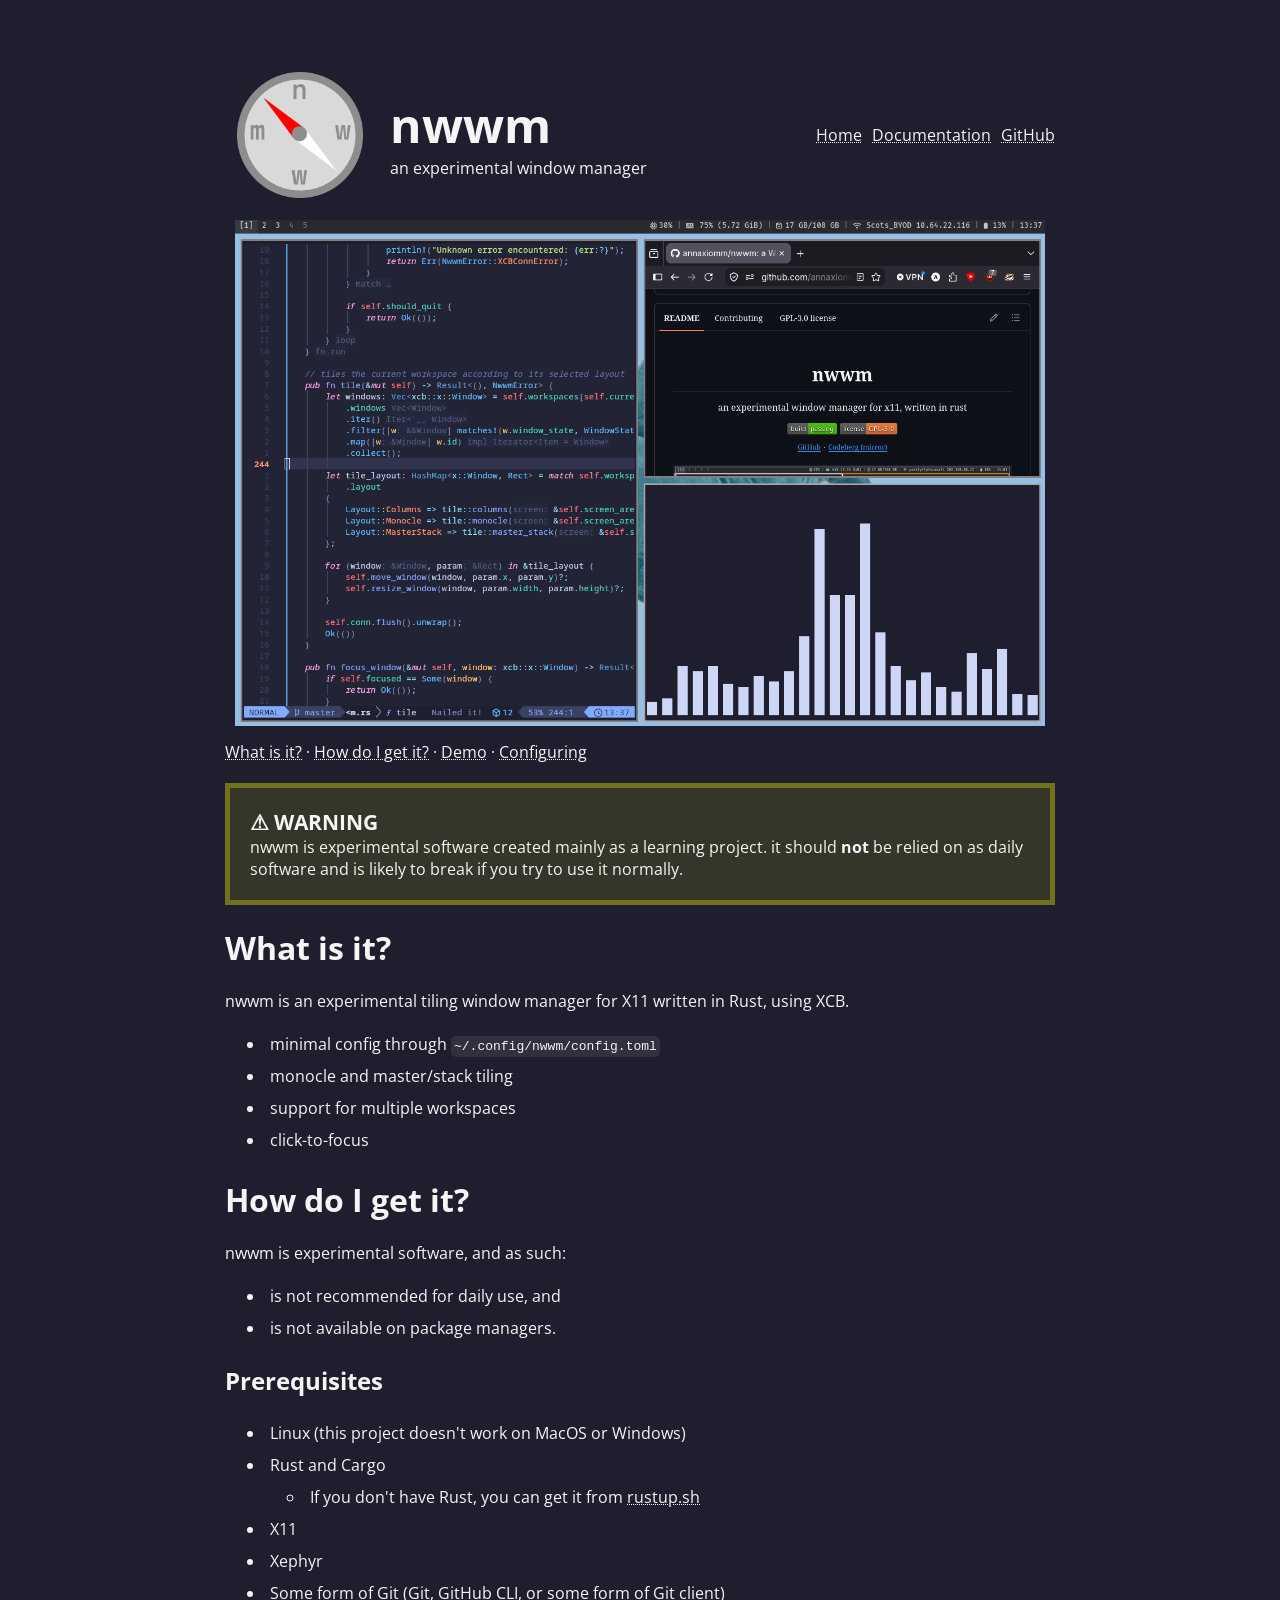
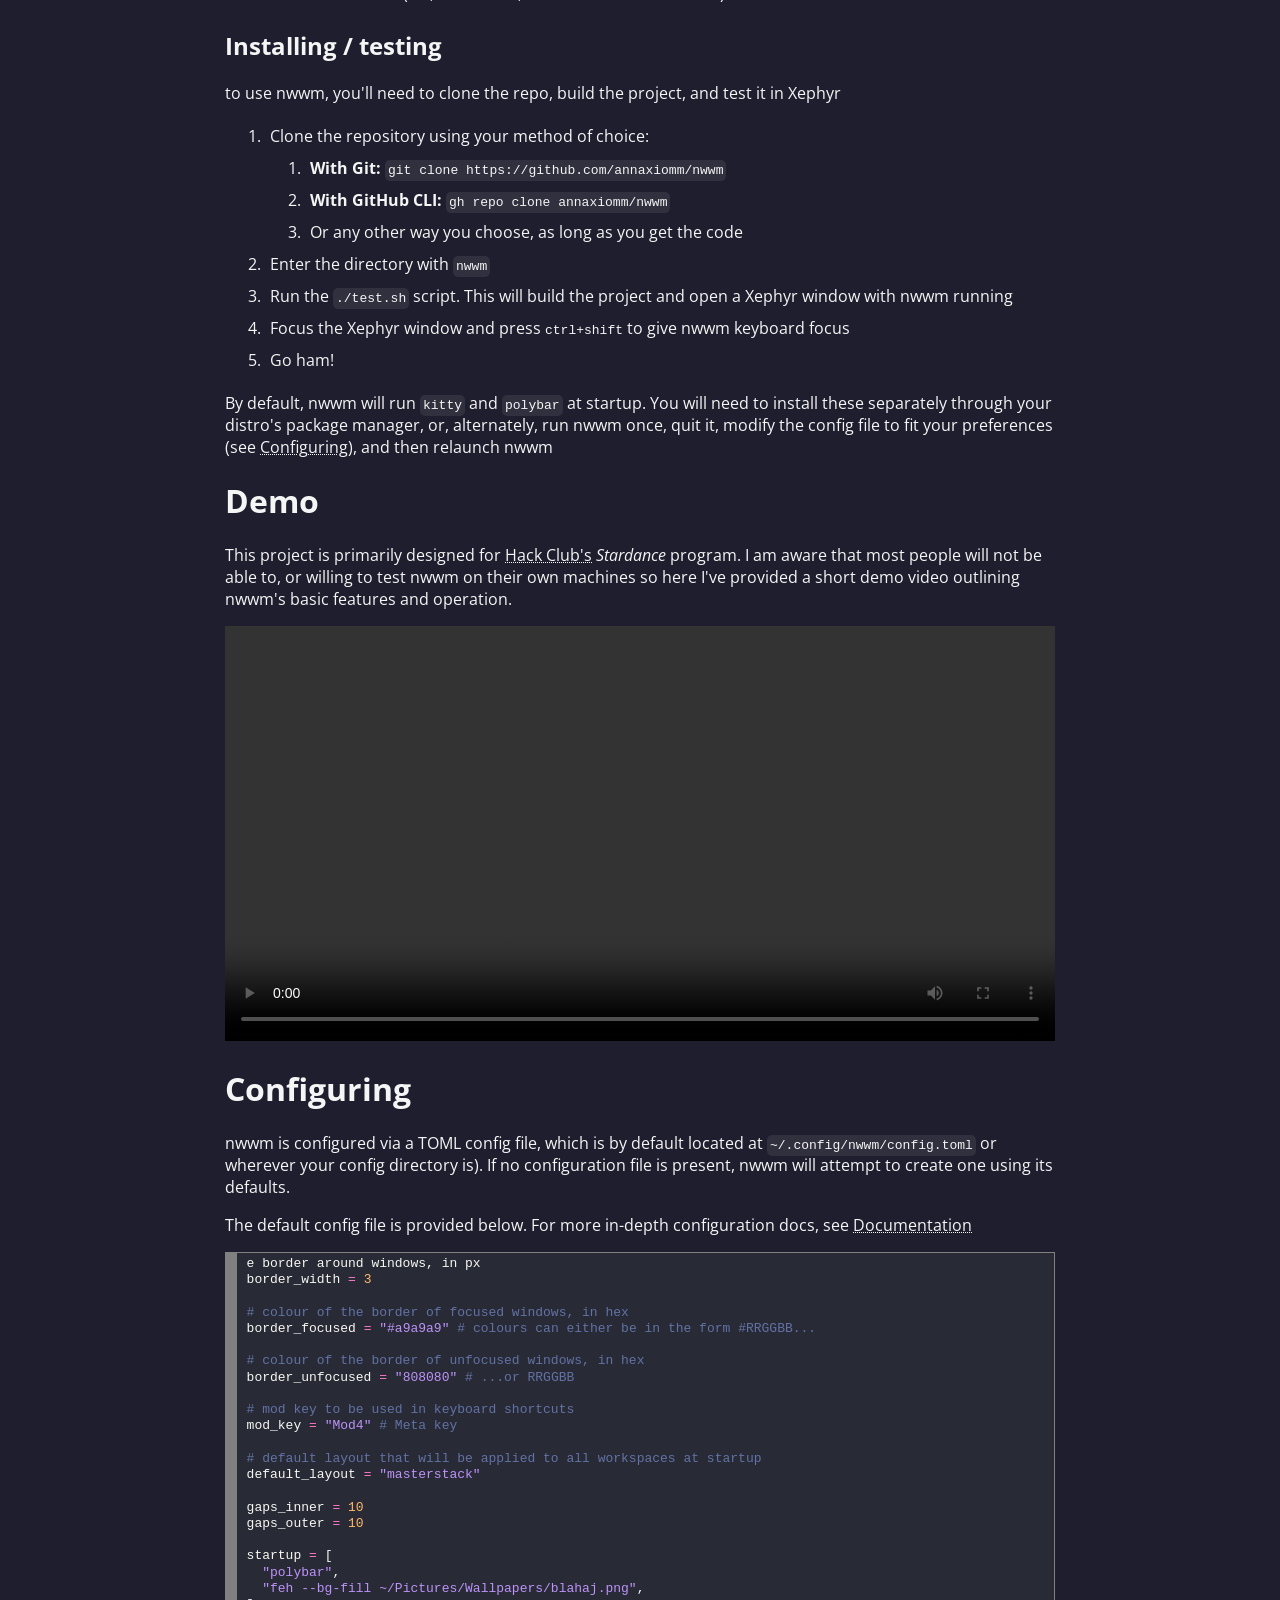
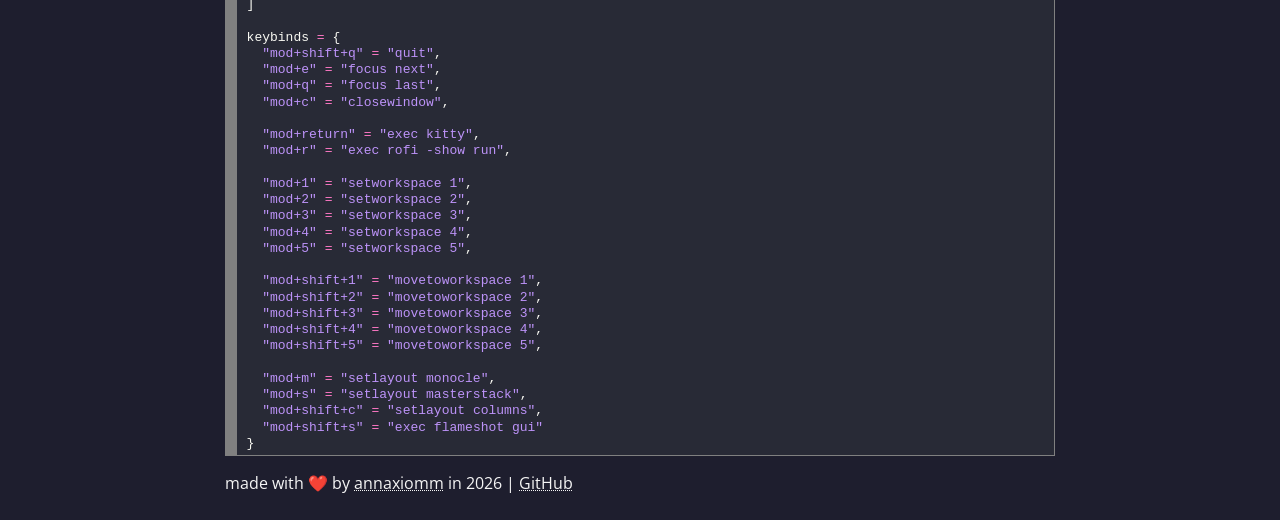
<file: docs/index.html>
<!DOCTYPE html>
<html lang="en">
<head>
	<meta charset="UTF-8">
	<meta name="viewport" content="width=device-width, initial-scale=1.0">
	<link href="main.css" rel="stylesheet" />
	<link href="images/logo.png" rel="icon" type="image/png" />
	<title>nwwm</title>
</head>
<body>
    <div id="too-small">
        <strong>Your screen is too small to view this webpage properly. Please rotate your device's screen, or try another device</strong>
    </div>
    <div id="container">
        <div id="header">
            <div id="logo">
                <img src="images/logo.png" id="logo-image" />
                <div>
                <h1 id="logo-title">nwwm</h1>
                <span>an experimental window manager</span>
                </div>
            </div>
            <div id="links">
                <a href="#">Home</a>
                <a href="docs/">Documentation</a>
                <a href="https://github.com/annaxiomm/nwwm">GitHub</a>
            </div>
        </div>
        <div id="content">
            <img src="images/screenshot.png" id="screenshot" />
            <a href="#what">What is it?</a> · <a href="#how">How do I get it?</a> · <a href="#demo">Demo</a> · <a href="#config">Configuring</a>
            <div class="warning">
                <div class="warning-title">⚠ WARNING</div>
                <div id="warning-content">
                    nwwm is experimental software created mainly as a learning project. it should <strong>not</strong> be relied on as daily software and is likely to break if you try to use it normally.
                </div>
            </div>
            <h1 id="what">What is it?</h1>
            <p>nwwm is an experimental tiling window manager for X11 written in Rust, using XCB. </p>
            <ul>
                <li>minimal config through <code>~/.config/nwwm/config.toml</code></li>
                <li>monocle and master/stack tiling</li>
                <li>support for multiple workspaces</li>
                <li>click-to-focus</li>
            </ul>
            <h1 id="how">How do I get it?</h1>
            <p>nwwm is experimental software, and as such:</p>
            <ul>
                <li>is not recommended for daily use, and</li>
                <li>is not available on package managers.</li>
            </ul>
            <h2>Prerequisites</h2>
            <ul>
                <li>Linux (this project doesn't work on MacOS or Windows)</li>
                <li>Rust and Cargo</li>
                <ul>
                    <li>If you don't have Rust, you can get it from <a href="https://rustup.sh">rustup.sh</a></li>
                </ul>
                <li>X11</li>
                <li>Xephyr</li>
                <li>Some form of Git (Git, GitHub CLI, or some form of Git client)</li>
            </ul>
            <h2>Installing / testing</h2>
            <p>to use nwwm, you'll need to clone the repo, build the project, and test it in Xephyr</p>
            <ol>
                <li>Clone the repository using your method of choice:</li>
                <ol>
                    <li><strong>With Git:</strong> <code>git clone https://github.com/annaxiomm/nwwm</code></li>
                    <li><strong>With GitHub CLI:</strong> <code>gh repo clone annaxiomm/nwwm</code></li>
                    <li>Or any other way you choose, as long as you get the code</li>
                </ol>
                <li>Enter the directory with <code>nwwm</code></li>
                <li>Run the <code>./test.sh</code> script. This will build the project and open a Xephyr window with nwwm running</li>
                <li>Focus the Xephyr window and press <kbd>ctrl+shift</kbd> to give nwwm keyboard focus</li>
                <li>Go ham!</li>
            </ol>
            <p>By default, nwwm will run <code>kitty</code> and <code>polybar</code> at startup. You will need to install these separately through your distro's package manager, or, alternately, run nwwm once, quit it, modify the config file to fit your preferences (see <a href="#config">Configuring</a>), and then relaunch nwwm</p>
            <h1 id="demo">Demo</h1>
            <p>This project is primarily designed for <a href="https://hackclub.com" target="_blank">Hack Club's</a> <em>Stardance</em> program. I am aware that most people will not be able to, or willing to test nwwm on their own machines so here I've provided a short demo video outlining nwwm's basic features and operation.</p>
            <video src="demo.mp4" controls id="demo"></video>
            <h1 id="config">Configuring</h1>
            <p>nwwm is configured via a TOML config file, which is by default located at <code>~/.config/nwwm/config.toml</code> or wherever your config directory is). If no configuration file is present, nwwm will attempt to create one using its defaults.</p>
            <p>The default config file is provided below. For more in-depth configuration docs, see <a href="docs/">Documentation</a></p>
<!-- HTML generated using hilite.me --><div style="background: #282a36; overflow:auto;width:auto;border:solid gray;border-width:.1em .1em .1em .8em;padding:.2em .6em;"><pre style="margin: 0; line-height: 125%;"><span></span><span style="color: #F8F8F2">e border around windows, in px</span>
<span style="color: #F8F8F2">border_width </span><span style="color: #FF79C6">=</span><span style="color: #F8F8F2"> </span><span style="color: #FFB86C">3</span>

<span style="color: #6272A4"># colour of the border of focused windows, in hex</span>
<span style="color: #F8F8F2">border_focused </span><span style="color: #FF79C6">=</span><span style="color: #F8F8F2"> </span><span style="color: #BD93F9">&quot;#a9a9a9&quot;</span><span style="color: #F8F8F2"> </span><span style="color: #6272A4"># colours can either be in the form #RRGGBB...</span>

<span style="color: #6272A4"># colour of the border of unfocused windows, in hex</span>
<span style="color: #F8F8F2">border_unfocused </span><span style="color: #FF79C6">=</span><span style="color: #F8F8F2"> </span><span style="color: #BD93F9">&quot;808080&quot;</span><span style="color: #F8F8F2"> </span><span style="color: #6272A4"># ...or RRGGBB</span>

<span style="color: #6272A4"># mod key to be used in keyboard shortcuts</span>
<span style="color: #F8F8F2">mod_key </span><span style="color: #FF79C6">=</span><span style="color: #F8F8F2"> </span><span style="color: #BD93F9">&quot;Mod4&quot;</span><span style="color: #F8F8F2"> </span><span style="color: #6272A4"># Meta key</span>

<span style="color: #6272A4"># default layout that will be applied to all workspaces at startup</span>
<span style="color: #F8F8F2">default_layout </span><span style="color: #FF79C6">=</span><span style="color: #F8F8F2"> </span><span style="color: #BD93F9">&quot;masterstack&quot;</span>

<span style="color: #F8F8F2">gaps_inner </span><span style="color: #FF79C6">=</span><span style="color: #F8F8F2"> </span><span style="color: #FFB86C">10</span>
<span style="color: #F8F8F2">gaps_outer </span><span style="color: #FF79C6">=</span><span style="color: #F8F8F2"> </span><span style="color: #FFB86C">10</span>

<span style="color: #F8F8F2">startup </span><span style="color: #FF79C6">=</span><span style="color: #F8F8F2"> [</span>
<span style="color: #F8F8F2">  </span><span style="color: #BD93F9">&quot;polybar&quot;</span><span style="color: #F8F8F2">,</span>
<span style="color: #F8F8F2">  </span><span style="color: #BD93F9">&quot;feh --bg-fill ~/Pictures/Wallpapers/blahaj.png&quot;</span><span style="color: #F8F8F2">,</span>
<span style="color: #F8F8F2">]</span>

<span style="color: #F8F8F2">keybinds </span><span style="color: #FF79C6">=</span><span style="color: #F8F8F2"> {</span>
<span style="color: #F8F8F2">  </span><span style="color: #BD93F9">&quot;mod+shift+q&quot;</span><span style="color: #F8F8F2"> </span><span style="color: #FF79C6">=</span><span style="color: #F8F8F2"> </span><span style="color: #BD93F9">&quot;quit&quot;</span><span style="color: #F8F8F2">,</span>
<span style="color: #F8F8F2">  </span><span style="color: #BD93F9">&quot;mod+e&quot;</span><span style="color: #F8F8F2"> </span><span style="color: #FF79C6">=</span><span style="color: #F8F8F2"> </span><span style="color: #BD93F9">&quot;focus next&quot;</span><span style="color: #F8F8F2">,</span>
<span style="color: #F8F8F2">  </span><span style="color: #BD93F9">&quot;mod+q&quot;</span><span style="color: #F8F8F2"> </span><span style="color: #FF79C6">=</span><span style="color: #F8F8F2"> </span><span style="color: #BD93F9">&quot;focus last&quot;</span><span style="color: #F8F8F2">,</span>
<span style="color: #F8F8F2">  </span><span style="color: #BD93F9">&quot;mod+c&quot;</span><span style="color: #F8F8F2"> </span><span style="color: #FF79C6">=</span><span style="color: #F8F8F2"> </span><span style="color: #BD93F9">&quot;closewindow&quot;</span><span style="color: #F8F8F2">,</span>

<span style="color: #F8F8F2">  </span><span style="color: #BD93F9">&quot;mod+return&quot;</span><span style="color: #F8F8F2"> </span><span style="color: #FF79C6">=</span><span style="color: #F8F8F2"> </span><span style="color: #BD93F9">&quot;exec kitty&quot;</span><span style="color: #F8F8F2">,</span>
<span style="color: #F8F8F2">  </span><span style="color: #BD93F9">&quot;mod+r&quot;</span><span style="color: #F8F8F2"> </span><span style="color: #FF79C6">=</span><span style="color: #F8F8F2"> </span><span style="color: #BD93F9">&quot;exec rofi -show run&quot;</span><span style="color: #F8F8F2">,</span>

<span style="color: #F8F8F2">  </span><span style="color: #BD93F9">&quot;mod+1&quot;</span><span style="color: #F8F8F2"> </span><span style="color: #FF79C6">=</span><span style="color: #F8F8F2"> </span><span style="color: #BD93F9">&quot;setworkspace 1&quot;</span><span style="color: #F8F8F2">,</span>
<span style="color: #F8F8F2">  </span><span style="color: #BD93F9">&quot;mod+2&quot;</span><span style="color: #F8F8F2"> </span><span style="color: #FF79C6">=</span><span style="color: #F8F8F2"> </span><span style="color: #BD93F9">&quot;setworkspace 2&quot;</span><span style="color: #F8F8F2">,</span>
<span style="color: #F8F8F2">  </span><span style="color: #BD93F9">&quot;mod+3&quot;</span><span style="color: #F8F8F2"> </span><span style="color: #FF79C6">=</span><span style="color: #F8F8F2"> </span><span style="color: #BD93F9">&quot;setworkspace 3&quot;</span><span style="color: #F8F8F2">,</span>
<span style="color: #F8F8F2">  </span><span style="color: #BD93F9">&quot;mod+4&quot;</span><span style="color: #F8F8F2"> </span><span style="color: #FF79C6">=</span><span style="color: #F8F8F2"> </span><span style="color: #BD93F9">&quot;setworkspace 4&quot;</span><span style="color: #F8F8F2">,</span>
<span style="color: #F8F8F2">  </span><span style="color: #BD93F9">&quot;mod+5&quot;</span><span style="color: #F8F8F2"> </span><span style="color: #FF79C6">=</span><span style="color: #F8F8F2"> </span><span style="color: #BD93F9">&quot;setworkspace 5&quot;</span><span style="color: #F8F8F2">,</span>

<span style="color: #F8F8F2">  </span><span style="color: #BD93F9">&quot;mod+shift+1&quot;</span><span style="color: #F8F8F2"> </span><span style="color: #FF79C6">=</span><span style="color: #F8F8F2"> </span><span style="color: #BD93F9">&quot;movetoworkspace 1&quot;</span><span style="color: #F8F8F2">,</span>
<span style="color: #F8F8F2">  </span><span style="color: #BD93F9">&quot;mod+shift+2&quot;</span><span style="color: #F8F8F2"> </span><span style="color: #FF79C6">=</span><span style="color: #F8F8F2"> </span><span style="color: #BD93F9">&quot;movetoworkspace 2&quot;</span><span style="color: #F8F8F2">,</span>
<span style="color: #F8F8F2">  </span><span style="color: #BD93F9">&quot;mod+shift+3&quot;</span><span style="color: #F8F8F2"> </span><span style="color: #FF79C6">=</span><span style="color: #F8F8F2"> </span><span style="color: #BD93F9">&quot;movetoworkspace 3&quot;</span><span style="color: #F8F8F2">,</span>
<span style="color: #F8F8F2">  </span><span style="color: #BD93F9">&quot;mod+shift+4&quot;</span><span style="color: #F8F8F2"> </span><span style="color: #FF79C6">=</span><span style="color: #F8F8F2"> </span><span style="color: #BD93F9">&quot;movetoworkspace 4&quot;</span><span style="color: #F8F8F2">,</span>
<span style="color: #F8F8F2">  </span><span style="color: #BD93F9">&quot;mod+shift+5&quot;</span><span style="color: #F8F8F2"> </span><span style="color: #FF79C6">=</span><span style="color: #F8F8F2"> </span><span style="color: #BD93F9">&quot;movetoworkspace 5&quot;</span><span style="color: #F8F8F2">,</span>

<span style="color: #F8F8F2">  </span><span style="color: #BD93F9">&quot;mod+m&quot;</span><span style="color: #F8F8F2"> </span><span style="color: #FF79C6">=</span><span style="color: #F8F8F2"> </span><span style="color: #BD93F9">&quot;setlayout monocle&quot;</span><span style="color: #F8F8F2">,</span>
<span style="color: #F8F8F2">  </span><span style="color: #BD93F9">&quot;mod+s&quot;</span><span style="color: #F8F8F2"> </span><span style="color: #FF79C6">=</span><span style="color: #F8F8F2"> </span><span style="color: #BD93F9">&quot;setlayout masterstack&quot;</span><span style="color: #F8F8F2">,</span>
<span style="color: #F8F8F2">  </span><span style="color: #BD93F9">&quot;mod+shift+c&quot;</span><span style="color: #F8F8F2"> </span><span style="color: #FF79C6">=</span><span style="color: #F8F8F2"> </span><span style="color: #BD93F9">&quot;setlayout columns&quot;</span><span style="color: #F8F8F2">,</span>
<span style="color: #F8F8F2">  </span><span style="color: #BD93F9">&quot;mod+shift+s&quot;</span><span style="color: #F8F8F2"> </span><span style="color: #FF79C6">=</span><span style="color: #F8F8F2"> </span><span style="color: #BD93F9">&quot;exec flameshot gui&quot;</span>
<span style="color: #F8F8F2">}</span>
</pre></div>


        </div>
        <div id="footer">
            <p>made with ❤️ by <a href="https://github.com/annaxiomm">annaxiomm</a> in 2026 | <a href="https://github.com/annaxiomm/nwwm">GitHub</a></p>
        </div>
    </div>
</body>
</html>
</file>
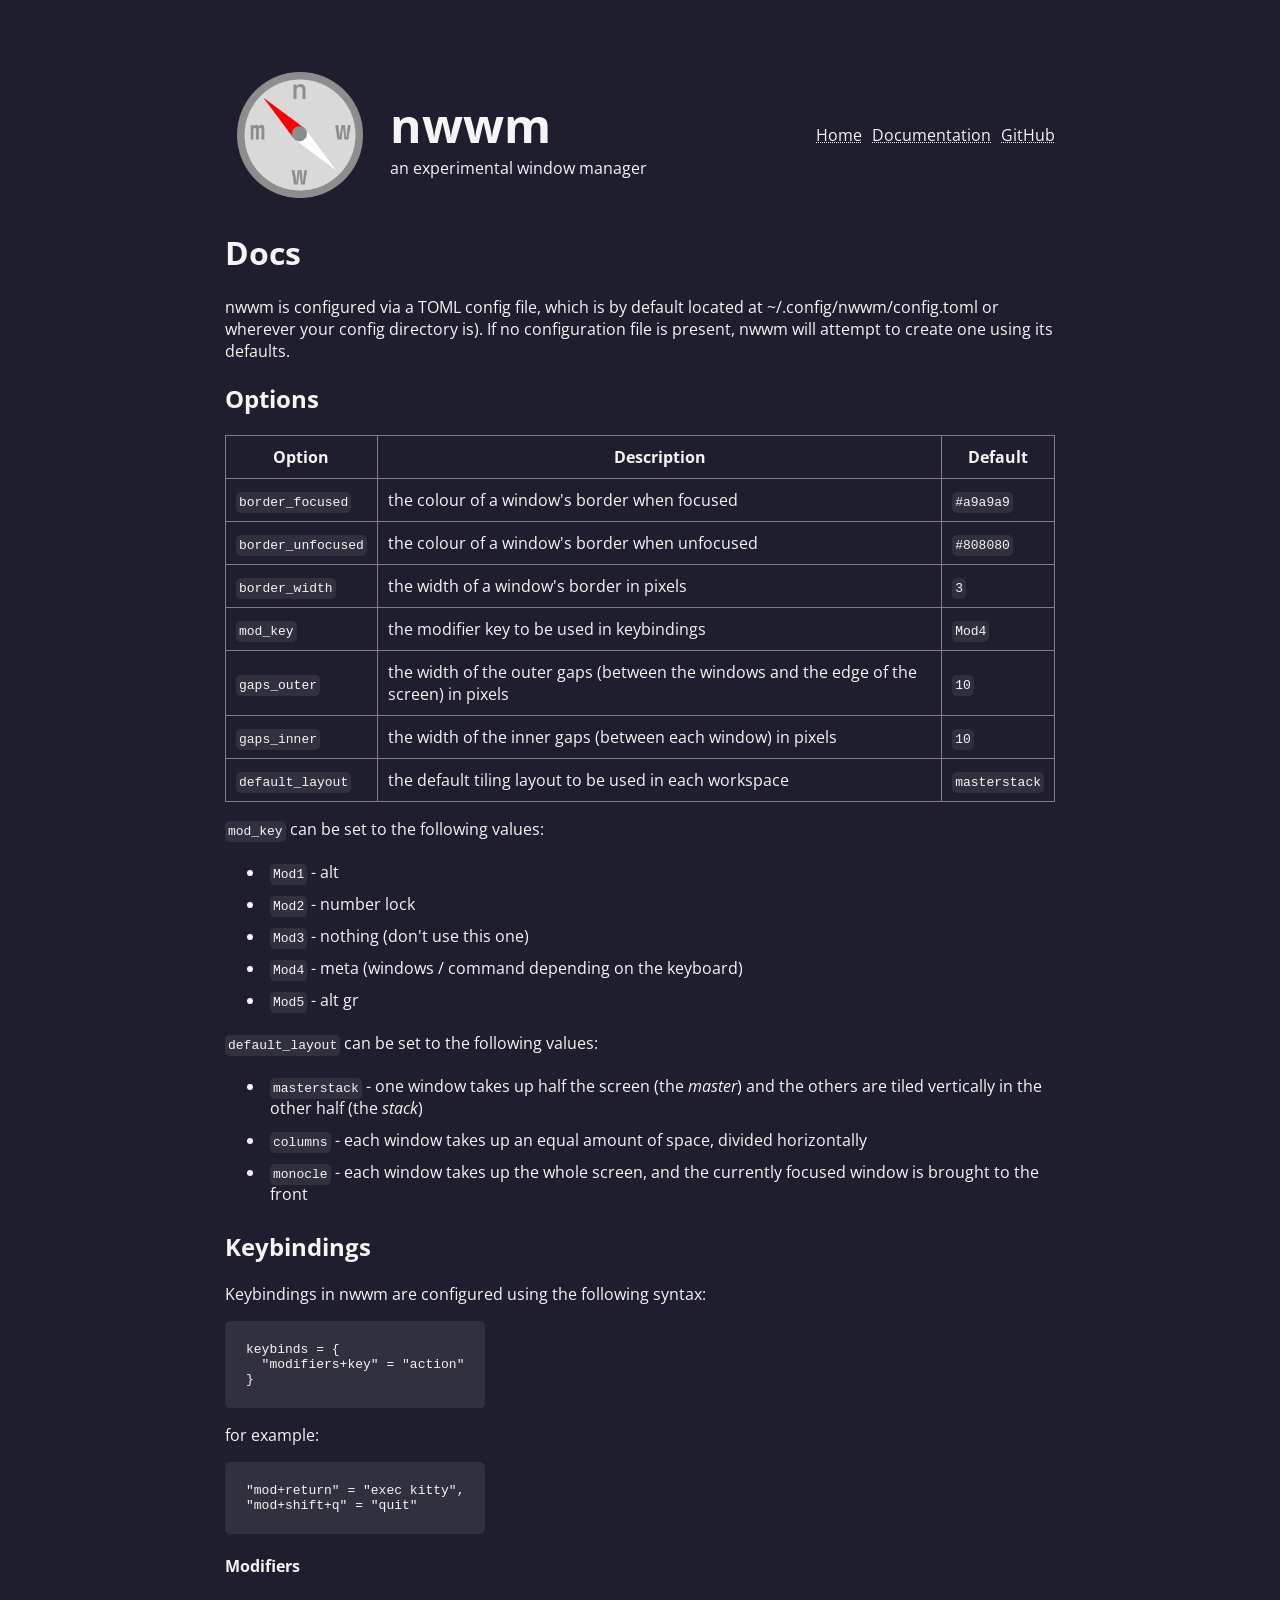
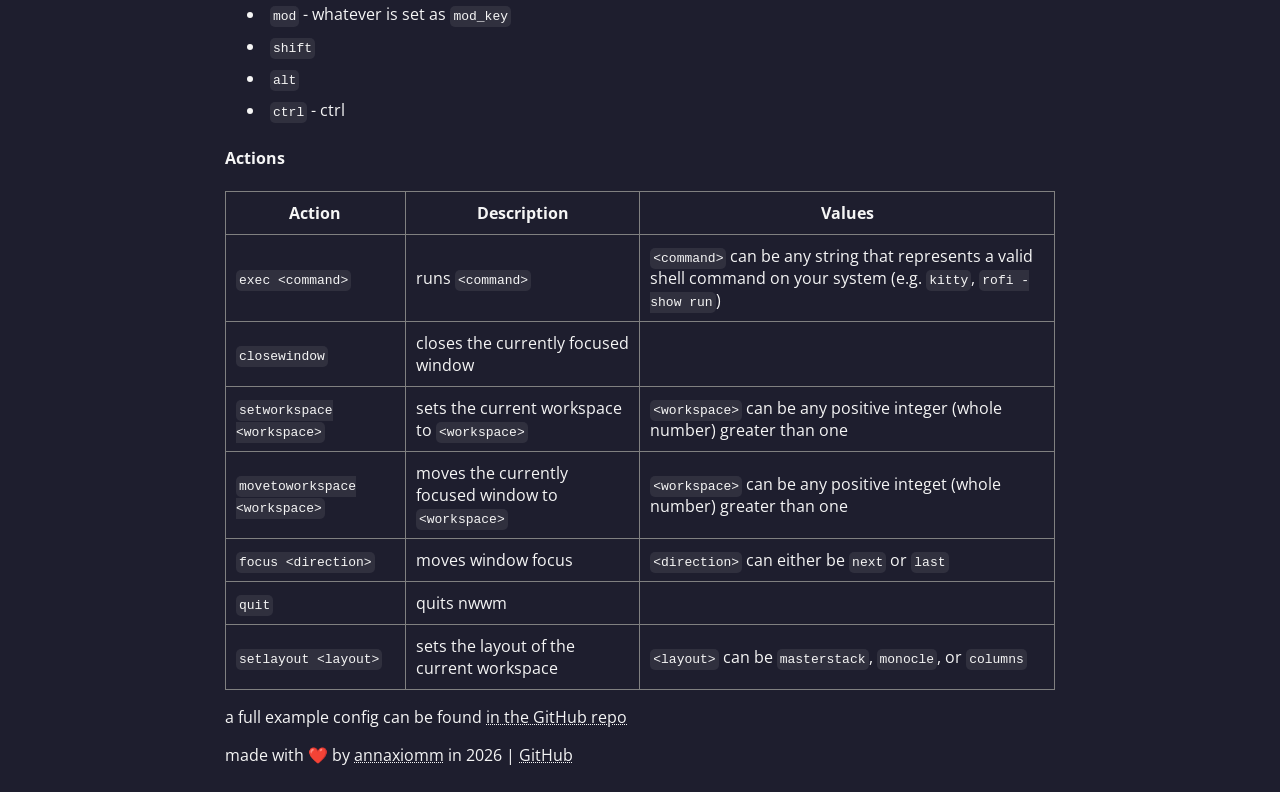
<file: docs/docs/index.html>
<!DOCTYPE html>
<html lang="en">
<head>
	<meta charset="UTF-8">
	<meta name="viewport" content="width=device-width, initial-scale=1.0">
	<link href="../main.css" rel="stylesheet" />
	<link href="images/logo.png" rel="icon" type="image/png" />
	<title>nwwm</title>
</head>
<body>
    <div id="too-small">
        <strong>Your screen is too small to view this webpage properly. Please rotate your device's screen, or try another device</strong>
    </div>
    <div id="container">
      <div id="header">
        <div id="logo">
          <img src="../images/logo.png" id="logo-image" />
          <div>
            <h1 id="logo-title">nwwm</h1>
            <span>an experimental window manager</span>
          </div>
        </div>
        <div id="links">
          <a href="/">Home</a>
          <a href="#">Documentation</a>
          <a href="https://github.com/annaxiomm/nwwm">GitHub</a>
        </div>
      </div>
      <div id="content">
        <h1>Docs</h1>
        <p>nwwm is configured via a TOML config file, which is by default located at ~/.config/nwwm/config.toml or wherever your config directory is). If no configuration file is present, nwwm will attempt to create one using its defaults.
        <h2>Options</h2>
        <table>
          <tr>
            <th>Option</th>
            <th>Description</th>
            <th>Default</th>
          </tr>
          <tr>
            <td><code>border_focused</code></td>
            <td>the colour of a window's border when focused</td>
            <td><code>#a9a9a9</code></td>
          </tr>
          <tr>
            <td><code>border_unfocused</code></td>
            <td>the colour of a window's border when unfocused</td>
            <td><code>#808080</code></td>
          </tr>
          <tr>
            <td><code>border_width</code></td>
            <td>the width of a window's border in pixels</td>
            <td><code>3</code></td>
          </tr>
          <tr>
            <td><code>mod_key</code></td>
            <td>the modifier key to be used in keybindings</td>
            <td><code>Mod4</code></td>
          </tr>
          <tr>
            <td><code>gaps_outer</code></td>
            <td>the width of the outer gaps (between the windows and the edge of the screen) in pixels</td>
            <td><code>10</code></td>
          </tr>
          <tr>
            <td><code>gaps_inner</code></td>
            <td>the width of the inner gaps (between each window) in pixels</td>
            <td><code>10</code></td>
          </tr>
          <tr>
            <td><code>default_layout</code></td>
            <td>the default tiling layout to be used in each workspace</td>
            <td><code>masterstack</code></td>
          </tr>
        </table>
        <p>
          <code>mod_key</code> can be set to the following values:
          <ul>
            <li><code>Mod1</code> - alt</li>
            <li><code>Mod2</code> - number lock</li>
            <li><code>Mod3</code> - nothing (don't use this one)</li>
            <li><code>Mod4</code> - meta (windows / command depending on the keyboard)</li>
            <li><code>Mod5</code> - alt gr</li>
          </ul>
        </p>
        <p>
          <code>default_layout</code> can be set to the following values:
          <ul>
            <li><code>masterstack</code> -  one window takes up half the screen (the <i>master</i>) and the others are tiled vertically in the other half (the <i>stack</i>)</li>
            <li><code>columns</code> - each window takes up an equal amount of space, divided horizontally</li>
            <li><code>monocle</code> - each window takes up the whole screen, and the currently focused window is brought to the front</li>
          </ul>
        </p>
        <h2>Keybindings</h2>
        <p>Keybindings in nwwm are configured using the following syntax:</p>
        <pre class="example">keybinds = {
  "modifiers+key" = "action"
}</pre>
        <p>for example:</p>
        <pre class="example">"mod+return" = "exec kitty",
"mod+shift+q" = "quit"
</pre>
        <h4>Modifiers</h4>
        <ul>
          <li><code>mod</code> - whatever is set as <code>mod_key</code></li>
          <li><code>shift</code></li>
          <li><code>alt</code></li>
          <li><code>ctrl</code> - ctrl</li>
        </ul>
        <h4>Actions</h4>
        <table>
          <tr>
            <th>Action</th>
            <th>Description</th>
            <th>Values</th>
          </tr>
          <tr>
            <td><code>exec &lt;command&gt;</code></td>
            <td>runs <code>&lt;command&gt;</code></td>
            <td><code>&lt;command&gt;</code> can be any string that represents a valid shell command on your system (e.g. <code>kitty</code>, <code>rofi -show run</code>)</td>
          </tr>
          <tr>
            <td><code>closewindow</code></td>
            <td>closes the currently focused window</td>
          </tr>
          <tr>
            <td><code>setworkspace &lt;workspace&gt;</code></td>
            <td>sets the current workspace to <code>&lt;workspace&gt;</code></td>
            <td><code>&lt;workspace&gt;</code> can be any positive integer (whole number) greater than one</td>
          </tr>
          <tr>
            <td><code>movetoworkspace &lt;workspace&gt;</code></td>
            <td>moves the currently focused window to <code>&lt;workspace&gt;</code></td>
            <td><code>&lt;workspace&gt;</code> can be any positive integet (whole number) greater than one</td>
          </tr>
          <tr>
            <td><code>focus &lt;direction&gt;</code></td>
            <td>moves window focus</td>
            <td><code>&lt;direction&gt;</code> can either be <code>next</code> or <code>last</code></td>
          </tr>
          <tr>
            <td><code>quit</code></td>
            <td>quits nwwm</td>
          </tr>
          <tr>
            <td><code>setlayout &lt;layout&gt;</code></td>
            <td>sets the layout of the current workspace</td>
            <td><code>&lt;layout&gt;</code> can be <code>masterstack</code>, <code>monocle</code>, or <code>columns</code></td>
          </tr> 
        </table>
        <p>
          a full example config can be found <a href="https://github.com/annaxiomm/nwwm/blob/master/config/default.toml">in the GitHub repo</a>
        </p>
      </div>
      <div id="footer">
        <p>made with ❤️ by <a href="https://github.com/annaxiomm">annaxiomm</a> in 2026 | <a href="https://github.com/annaxiomm/nwwm">GitHub</a></p>
      </div>
    </div>
</body>
</html>
</file>
<file: docs/main.css>
@import url('https://fonts.googleapis.com/css2?family=Open+Sans:ital,wght@0,300..800;1,300..800&display=swap');

body, html {
    margin: 0;
    padding: 0;
    background-color: #1e1e2e;
    color: whitesmoke;
    font-family: 'Open Sans';
}

a {
    color: whitesmoke;
    text-decoration: underline dotted 1px;
}

#container {
    position: absolute;
    left: 50%;
    transform: translateX(-50%);
    width: 850px;
    padding: 10px;
    margin-top: 50px;
    box-sizing: border-box;
}

#too-small {
    display: none;
    position: absolute;
    top: 0;
    left: 0;
    margin: 10px;
    padding: 10px;
    border: 3px solid red;
}

#header {
    display: flex;
    align-items: center;
    justify-content: space-between;
}

#logo {
    display: flex;
    align-items: center;
    gap: 15px;
}

#logo-image {
    height: 150px;
}

#logo-title {
    margin: 0;
    padding: 0;
    font-size: 3em;
}

#links {
    display: flex;
    gap: 10px;
}

#content {
    width: 100%;
}

#screenshot {
    width: 100%;
    padding: 10px;
    box-sizing: border-box;
}

ul li, ol li {
    padding: 5px;
}


.warning {
    background-color: rgba(255,255,0,0.1);
    border: 5px solid rgba(255,255,0,0.3);
    padding: 20px;
    margin-top: 20px;
}

.warning-title {
    font-size: 1.3em;
    font-weight: bold;
}

@media screen and (max-width: 850px) {
    #container {
        width: 100%;
    }
}

@media screen and (max-width: 612px) {
    #header {
        flex-direction: column;
    }
}

@media screen and (max-width: 350px) {
    #logo {
        flex-direction: column;
        justify-content: center;
        align-items: center;
        text-align: center;
    }
}

@media screen and (max-width: 250px) {
    #container {
        display: none;
    }

    #too-small {
        display: block;
    }
}

table, th, td {
  border: 1px solid grey;
  border-collapse: collapse;
  padding: 10px;
}

code {
  background-color: #f0f0f015;
  padding: 2px;
  border: 1px solid transparent;
  border-radius: 5px;
}

pre.example {
  background-color: #f0f0f015;
  padding: 20px;
  width: fit-content;
  border: 1px solid transparent;
  border-radius: 5px;
}

#demo {
  width: 100%;
  box-sizing: border-box;
}
</file>
